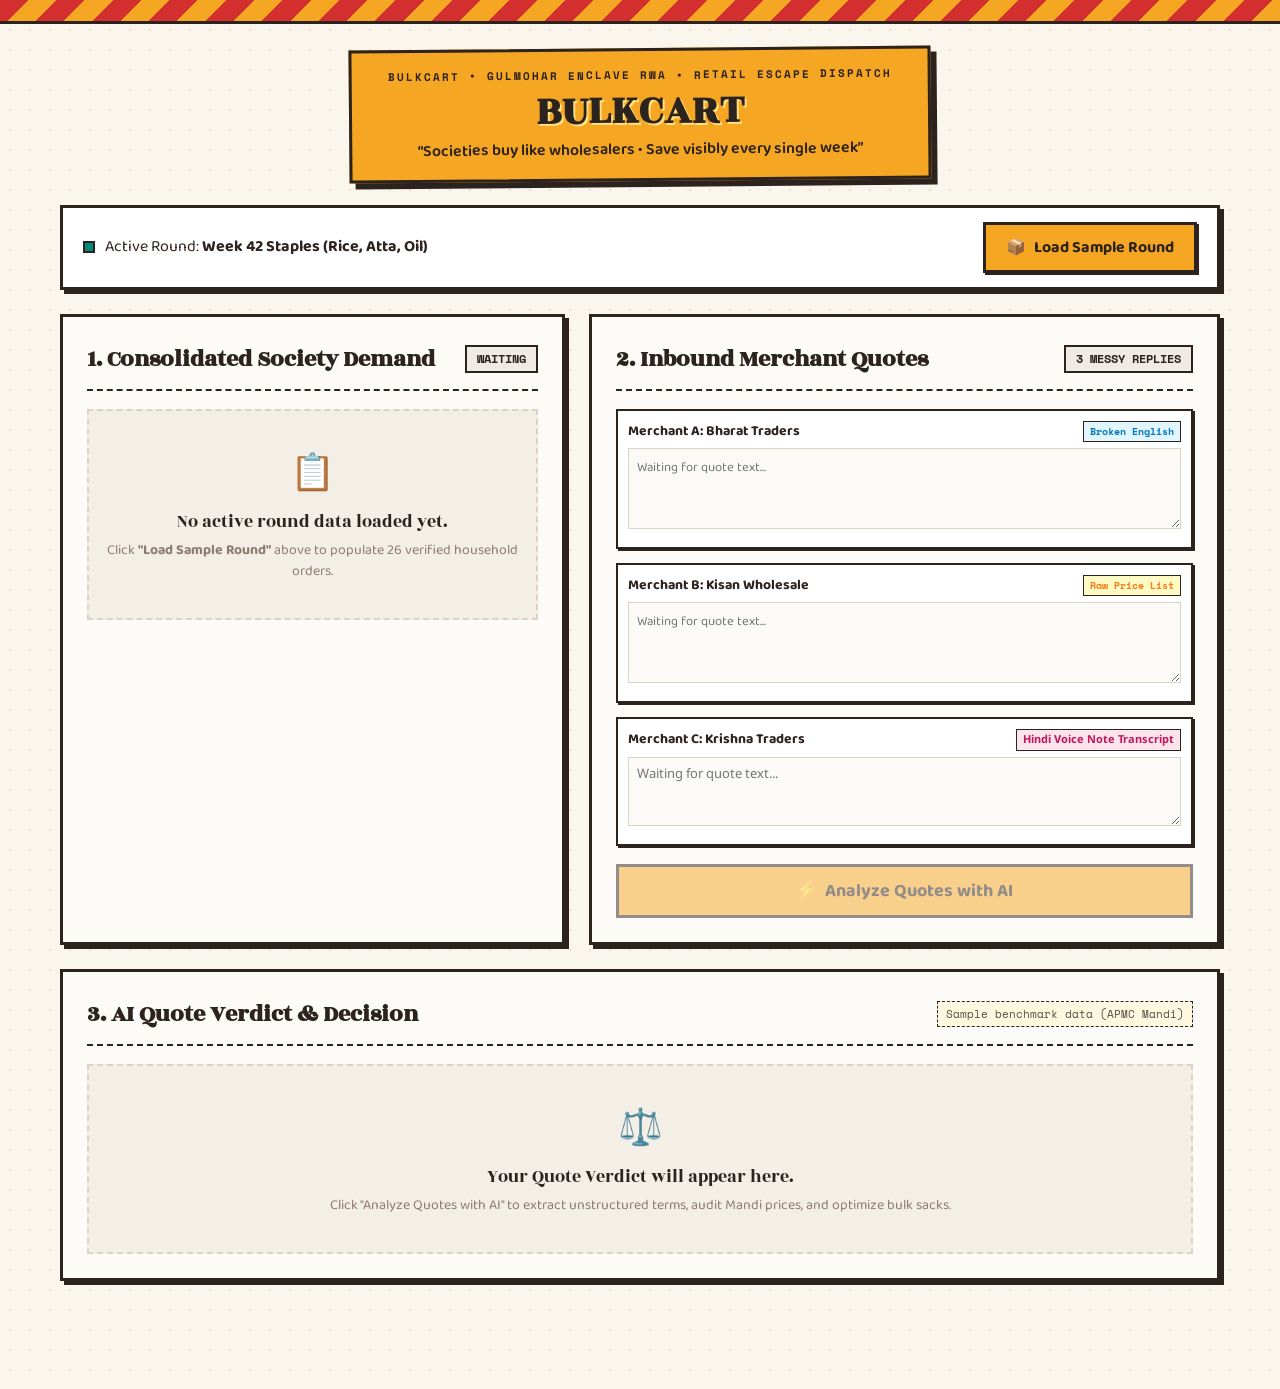
<file: static/index.html>
<!DOCTYPE html>
<html lang="en">
<head>
  <meta charset="UTF-8">
  <meta name="viewport" content="width=device-width, initial-scale=1.0">
  <title>Bulkcart — AI Neighborhood Buying Agent</title>
  
  <!-- Google Fonts for Retro Kirana Aesthetic -->
  <link rel="preconnect" href="https://fonts.googleapis.com">
  <link rel="preconnect" href="https://fonts.gstatic.com" crossorigin>
  <link href="https://fonts.googleapis.com/css2?family=Baloo+2:wght@400;600;700;800&family=Noto+Sans+Devanagari:wght@400;600;700&family=Rozha+One&family=Space+Mono:ital,wght@0,400;0,700;1,400&display=swap" rel="stylesheet">
  
  <link rel="stylesheet" href="/static/style.css">
</head>
<body>
  <!-- Retro Awning Border -->
  <div class="zigzag-awning"></div>

  <div class="kirana-app-container">
    
    <!-- Header / Shop Signboard -->
    <header class="kirana-header">
      <div class="signboard-plate">
        <span class="est-tag">BULKCART • GULMOHAR ENCLAVE RWA • RETAIL ESCAPE DISPATCH</span>
        <h1 class="signboard-title">BULKCART</h1>
        <p class="signboard-tagline">“Societies buy like wholesalers • Save visibly every single week”</p>
      </div>
    </header>

    <!-- Top Action / Control Banner -->
    <section class="round-control-banner">
      <div class="banner-content">
        <div class="banner-text">
          <span class="badge-status-dot active"></span>
          <span class="banner-label">Active Round: <strong>Week 42 Staples (Rice, Atta, Oil)</strong></span>
        </div>
        <div class="banner-actions">
          <button id="load-sample-btn" class="kirana-btn btn-primary">
            <span class="btn-icon">📦</span> Load Sample Round
          </button>
        </div>
      </div>
    </section>

    <!-- Main Workspace Grid: Demand on Left, Quotes on Right -->
    <main class="workspace-grid">
      
      <!-- Panel 1: Demand Summary -->
      <section class="kirana-card demand-card" id="demand-card">
        <div class="card-header">
          <h2 class="card-title">1. Consolidated Society Demand</h2>
          <span id="demand-badge" class="pill-badge pill-neutral">Waiting</span>
        </div>
        
        <div id="demand-empty-state" class="empty-state-placeholder">
          <p class="placeholder-icon">📋</p>
          <p class="placeholder-text">No active round data loaded yet.</p>
          <p class="placeholder-sub">Click <strong>"Load Sample Round"</strong> above to populate 26 verified household orders.</p>
        </div>

        <div id="demand-loaded-content" class="demand-content hidden">
          <div class="society-meta-strip">
            <span id="society-name-display">Gulmohar Enclave RWA</span>
            <span class="meta-separator">•</span>
            <span id="household-count-display">26 Participating Homes</span>
          </div>

          <div class="demand-pills-row">
            <div class="demand-stat-pill">
              <span class="stat-name">Sona Masoori Rice</span>
              <span class="stat-num" id="demand-rice-qty">710 <small>kg</small></span>
              <span class="stat-retail-ref">Retail: ₹62/kg</span>
            </div>
            <div class="demand-stat-pill">
              <span class="stat-name">Sharbati Atta</span>
              <span class="stat-num" id="demand-atta-qty">425 <small>kg</small></span>
              <span class="stat-retail-ref">Retail: ₹44/kg</span>
            </div>
            <div class="demand-stat-pill">
              <span class="stat-name">Sunflower Oil</span>
              <span class="stat-num" id="demand-oil-qty">150 <small>L</small></span>
              <span class="stat-retail-ref">Retail: ₹162/L</span>
            </div>
          </div>

          <details class="household-list-accordion">
            <summary class="accordion-toggle">View 26 Individual Household Orders (Audit Trail)</summary>
            <div id="households-table-container" class="accordion-body">
              <table class="household-mini-table">
                <thead>
                  <tr>
                    <th>Flat</th>
                    <th>Resident</th>
                    <th>Rice</th>
                    <th>Atta</th>
                    <th>Oil</th>
                  </tr>
                </thead>
                <tbody id="household-table-body">
                  <!-- Populated by JS -->
                </tbody>
              </table>
            </div>
          </details>
        </div>
      </section>

      <!-- Panel 2: Raw Merchant Quote Inputs -->
      <section class="kirana-card quotes-card" id="quotes-card">
        <div class="card-header">
          <h2 class="card-title">2. Inbound Merchant Quotes</h2>
          <span id="quotes-badge" class="pill-badge pill-neutral">3 Messy Replies</span>
        </div>

        <div id="inputs-changed-banner" class="alert-notice alert-warning hidden">
          ⚠️ <strong>Quotes modified:</strong> You edited merchant text. Click "Analyze Quotes" to re-run reasoning.
        </div>

        <div class="quotes-input-container">
          <!-- Merchant A -->
          <div class="merchant-input-box">
            <div class="input-box-label">
              <span class="label-merchant">Merchant A: Bharat Traders</span>
              <span class="label-format tag-en">Broken English</span>
            </div>
            <textarea id="merchant-a-text" rows="3" placeholder="Waiting for quote text..."></textarea>
          </div>

          <!-- Merchant B -->
          <div class="merchant-input-box">
            <div class="input-box-label">
              <span class="label-merchant">Merchant B: Kisan Wholesale</span>
              <span class="label-format tag-list">Raw Price List</span>
            </div>
            <textarea id="merchant-b-text" rows="3" placeholder="Waiting for quote text..."></textarea>
          </div>

          <!-- Merchant C -->
          <div class="merchant-input-box">
            <div class="input-box-label">
              <span class="label-merchant">Merchant C: Krishna Traders</span>
              <span class="label-format tag-hi">Hindi Voice Note Transcript</span>
            </div>
            <textarea id="merchant-c-text" rows="3" class="hindi-text" placeholder="Waiting for quote text..."></textarea>
          </div>
        </div>

        <div class="action-trigger-bar">
          <button id="analyze-btn" class="kirana-btn btn-action" disabled>
            <span class="btn-icon">⚡</span> Analyze Quotes with AI
          </button>
        </div>
      </section>
    </main>

    <!-- Panel 3: Quote Verdict & Decision Engine -->
    <section class="kirana-card verdict-card" id="verdict-card">
      <div class="card-header">
        <h2 class="card-title">3. AI Quote Verdict & Decision</h2>
        <span class="benchmark-data-tag">Sample benchmark data (APMC Mandi)</span>
      </div>

      <!-- State: Empty Verdict -->
      <div id="verdict-empty-state" class="empty-state-placeholder">
        <p class="placeholder-icon">⚖️</p>
        <p class="placeholder-text">Your Quote Verdict will appear here.</p>
        <p class="placeholder-sub">Click "Analyze Quotes with AI" to extract unstructured terms, audit Mandi prices, and optimize bulk sacks.</p>
      </div>

      <!-- State: Staged 4-Step Progress Checklist -->
      <div id="verdict-loading-state" class="staged-checklist-container hidden">
        <h3 class="checklist-title">Reasoning Pipeline in Progress...</h3>
        <ul class="progress-checklist">
          <li id="step-1" class="checklist-item pending">
            <span class="step-indicator"></span>
            <span class="step-label">Reading and parsing merchant replies (Broken English, Hindi, Price lists)</span>
          </li>
          <li id="step-2" class="checklist-item pending">
            <span class="step-indicator"></span>
            <span class="step-label">Checking unit prices against APMC Mandi wholesale benchmarks</span>
          </li>
          <li id="step-3" class="checklist-item pending">
            <span class="step-indicator"></span>
            <span class="step-label">Solving zero-waste pack combinations for 710 kg, 425 kg, 150 L</span>
          </li>
          <li id="step-4" class="checklist-item pending">
            <span class="step-indicator"></span>
            <span class="step-label">Drafting volume-leveraged counter-offer to best merchant</span>
          </li>
        </ul>
      </div>

      <!-- State: Verdict Results Display -->
      <div id="verdict-results" class="verdict-results-container hidden">
        
        <!-- Offline / Fallback Warning -->
        <div id="fallback-disclaimer" class="alert-notice alert-info hidden">
          ℹ️ <strong>Offline Demo:</strong> Using verified fallback result (<span id="fallback-reason-text">API unavailable</span>).
        </div>

        <!-- Headline Strip -->
        <div class="headline-verdict-strip">
          <div class="headline-main">
            <span class="headline-kicker">BEST VERDICT PICK</span>
            <h3 class="headline-merchant" id="verdict-best-merchant-name">Krishna Traders (Merchant C)</h3>
          </div>
          <div class="headline-savings-badge">
            <span class="savings-kicker">ESTIMATED SOCIETY SAVINGS</span>
            <div class="savings-amount">
              <span class="curr-sign">₹</span><span id="verdict-total-saving">16,245</span>
              <span class="savings-pct" id="verdict-saving-pct">(18.7% cut)</span>
            </div>
            <span class="household-avg" id="verdict-per-home-saving">Avg ₹625 saved per home across 26 flats</span>
          </div>
        </div>

        <!-- Comparison Table -->
        <div class="table-responsive-wrapper">
          <table class="verdict-comparison-table" id="comparison-table">
            <thead>
              <tr>
                <th class="col-metric">Item / Parameter</th>
                <th class="col-merchant" id="col-head-a">Merchant A<br><small>Bharat Traders</small></th>
                <th class="col-merchant" id="col-head-b">Merchant B<br><small>Kisan Wholesale</small></th>
                <th class="col-merchant best-pick-col" id="col-head-c">
                  <div class="crown-tag">RECOMMENDED PICK</div>
                  Merchant C<br><small>Krishna Traders</small>
                </th>
              </tr>
            </thead>
            <tbody>
              <!-- Stamp Row -->
              <tr class="row-stamp">
                <td class="cell-label">Audit Verdict</td>
                <td id="stamp-merchant-a"><div class="rubber-stamp stamp-expensive">MEHENGA (+12%)</div></td>
                <td id="stamp-merchant-b"><div class="rubber-stamp stamp-expensive">MEHENGA (+7%)</div></td>
                <td id="stamp-merchant-c" class="best-pick-col"><div class="rubber-stamp stamp-fair">SAHI BHAV</div></td>
              </tr>
              <!-- Rice Price -->
              <tr>
                <td class="cell-label">Rice (710 kg)</td>
                <td id="price-rice-a">₹56/kg <small>(25kg bags)</small></td>
                <td id="price-rice-b">₹52/kg <small>(25k/10k bags)</small></td>
                <td id="price-rice-c" class="best-pick-col"><strong>₹50/kg</strong> <small>(25k/10k bags)</small></td>
              </tr>
              <!-- Atta Price -->
              <tr>
                <td class="cell-label">Atta (425 kg)</td>
                <td id="price-atta-a">₹38/kg <small>(25kg bags)</small></td>
                <td id="price-atta-b">₹36/kg <small>(25k/10k bags)</small></td>
                <td id="price-atta-c" class="best-pick-col"><strong>₹35/kg</strong> <small>(25kg bags)</small></td>
              </tr>
              <!-- Oil Price -->
              <tr>
                <td class="cell-label">Oil (150 L)</td>
                <td id="price-oil-a">₹142/L <small>(15L tin)</small></td>
                <td id="price-oil-b">₹140/L <small>(15L tin)</small></td>
                <td id="price-oil-c" class="best-pick-col"><strong>₹136/L</strong> <small>(15L tin)</small></td>
              </tr>
              <!-- Delivery Schedule -->
              <tr>
                <td class="cell-label">Delivery Schedule</td>
                <td id="delivery-a">Thursday afternoon</td>
                <td id="delivery-b">Saturday morning to gate</td>
                <td id="delivery-c" class="best-pick-col">Saturday free gate delivery</td>
              </tr>
              <!-- Payment Terms -->
              <tr>
                <td class="cell-label">Payment Terms</td>
                <td id="terms-a">50% advance, rest on del.</td>
                <td id="terms-b">100% on delivery cash/UPI</td>
                <td id="terms-c" class="best-pick-col">UPI after delivery check</td>
              </tr>
              <!-- Conditions / Notes -->
              <tr>
                <td class="cell-label">Conditions / MOQ</td>
                <td id="cond-a">MOQ: 500kg total</td>
                <td id="cond-b">Min 20 bags</td>
                <td id="cond-c" class="best-pick-col">Fresh crop guaranteed</td>
              </tr>
              <!-- Total Cost Row -->
              <tr class="row-total-cost">
                <td class="cell-label">Round Total Cost</td>
                <td id="total-cost-a">₹77,210</td>
                <td id="total-cost-b">₹73,220</td>
                <td id="total-cost-c" class="best-pick-col highlighted-total">₹70,775</td>
              </tr>
            </tbody>
          </table>
        </div>

        <!-- Two Column Details: Pack Optimizer & Counter-Offer -->
        <div class="verdict-sub-grid">
          
          <!-- Zero Waste Pack Plan -->
          <div class="kirana-sub-card pack-card">
            <h4 class="sub-card-title">📦 Zero-Waste Pack Optimizer</h4>
            <p class="sub-card-desc">Cheapest sack combination to fulfill exact society demand without extra waste:</p>
            <div id="pack-plans-list" class="pack-plans-container">
              <!-- Rendered by JS -->
            </div>
          </div>

          <!-- Counter-Offer Box -->
          <div class="kirana-sub-card counter-card">
            <div class="counter-header">
              <h4 class="sub-card-title">🤝 AI Volume Counter-Offer Draft</h4>
              <span class="editable-hint">Editable before approving</span>
            </div>
            <textarea id="counter-offer-textarea" class="counter-textarea" rows="6"></textarea>
          </div>
        </div>

        <!-- Resolution Action Bar -->
        <div class="resolution-bar">
          <button id="approve-send-btn" class="kirana-btn btn-success btn-large">
            <span class="btn-icon">✅</span> Approve & Generate Pakka Bill
          </button>
        </div>

      </div>

      <!-- State: Pakka Bill Receipt Resolution -->
      <div id="pakka-bill-container" class="pakka-bill-wrapper hidden">
        <div class="pakka-bill-slip">
          <!-- Perforated Top Edge -->
          <div class="perforated-edge"></div>

          <div class="bill-inner-content">
            <div class="bill-shop-header">
              <span class="bill-rwa-badge">OFFICIAL RESIDENTIAL BILL-BOOK</span>
              <h2 class="bill-title">PAKKA BILL & VENDOR DISPATCH</h2>
              <p class="bill-meta" id="bill-date-society">Gulmohar Enclave RWA • Round: October 2026</p>
            </div>

            <!-- Red Simulated Stamp -->
            <div class="rubber-stamp stamp-sent-red">SENT TO MERCHANT C (Simulated)</div>

            <div class="bill-divider-dash"></div>

            <table class="bill-items-table">
              <thead>
                <tr>
                  <th>Item Particulars</th>
                  <th>Quantity & Bulk Sacks</th>
                  <th>Rate</th>
                  <th class="text-right">Amount</th>
                </tr>
              </thead>
              <tbody id="bill-items-body">
                <!-- Rendered by JS -->
              </tbody>
            </table>

            <div class="bill-divider-dash"></div>

            <div class="bill-totals-area">
              <div class="bill-retail-compare">
                <span>Neighborhood Supermarket Retail Baseline:</span>
                <span class="strike-through" id="bill-retail-total">₹87,020</span>
              </div>
              <div class="bill-final-row">
                <span class="bill-final-label">Wholesale Negotiated Net Amount:</span>
                <span class="bill-final-num" id="bill-wholesale-total">₹70,775</span>
              </div>
              <div class="bill-savings-banner">
                <span class="savings-callout">TOTAL SOCIETY SAVINGS:</span>
                <span class="savings-huge-text" id="bill-savings-text">YOU SAVED ₹16,245 (18.7%)</span>
                <span class="savings-subtext" id="bill-avg-home-text">Average ₹625 saved per household across 26 flats</span>
              </div>
            </div>

            <div class="bill-footer">
              <p class="thank-you">Dhanyavaad! • Neighborhood Solidarity in Action</p>
              <p class="bill-note">Note: Delivery scheduled for Saturday morning at Society Gate. Payment via UPI after batch inspection.</p>
            </div>
          </div>

          <!-- Perforated Bottom Edge -->
          <div class="perforated-edge bottom"></div>
        </div>

        <div class="bill-actions-row">
          <button id="copy-offer-btn" class="kirana-btn btn-secondary">
            📋 Copy Counter-Offer Text
          </button>
          <button id="view-verdict-toggle-btn" class="kirana-btn btn-outline">
            🔍 View Full Audit Verdict
          </button>
          <button id="reset-round-btn" class="kirana-btn btn-primary">
            🔄 Start a New Round
          </button>
        </div>
      </div>

    </section>

  </div>

  <script src="/static/app.js"></script>
</body>
</html>
</file>
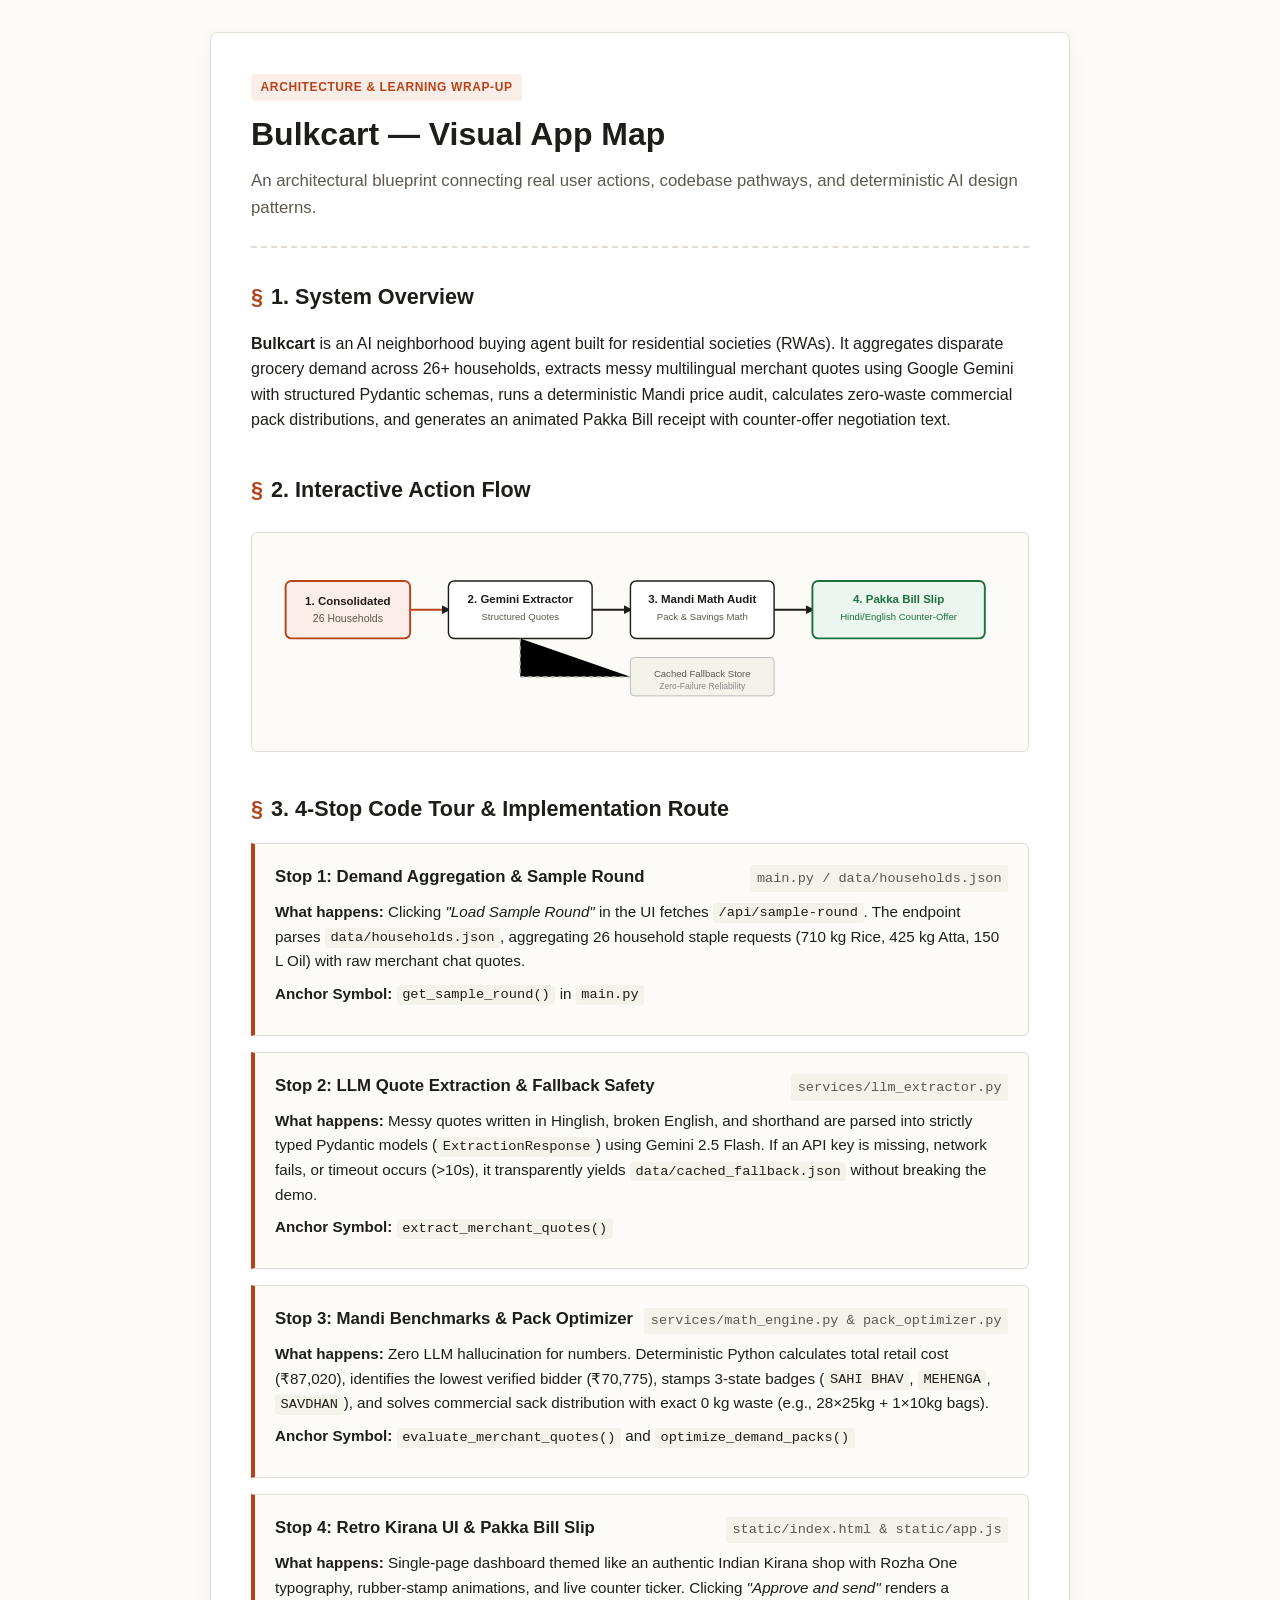
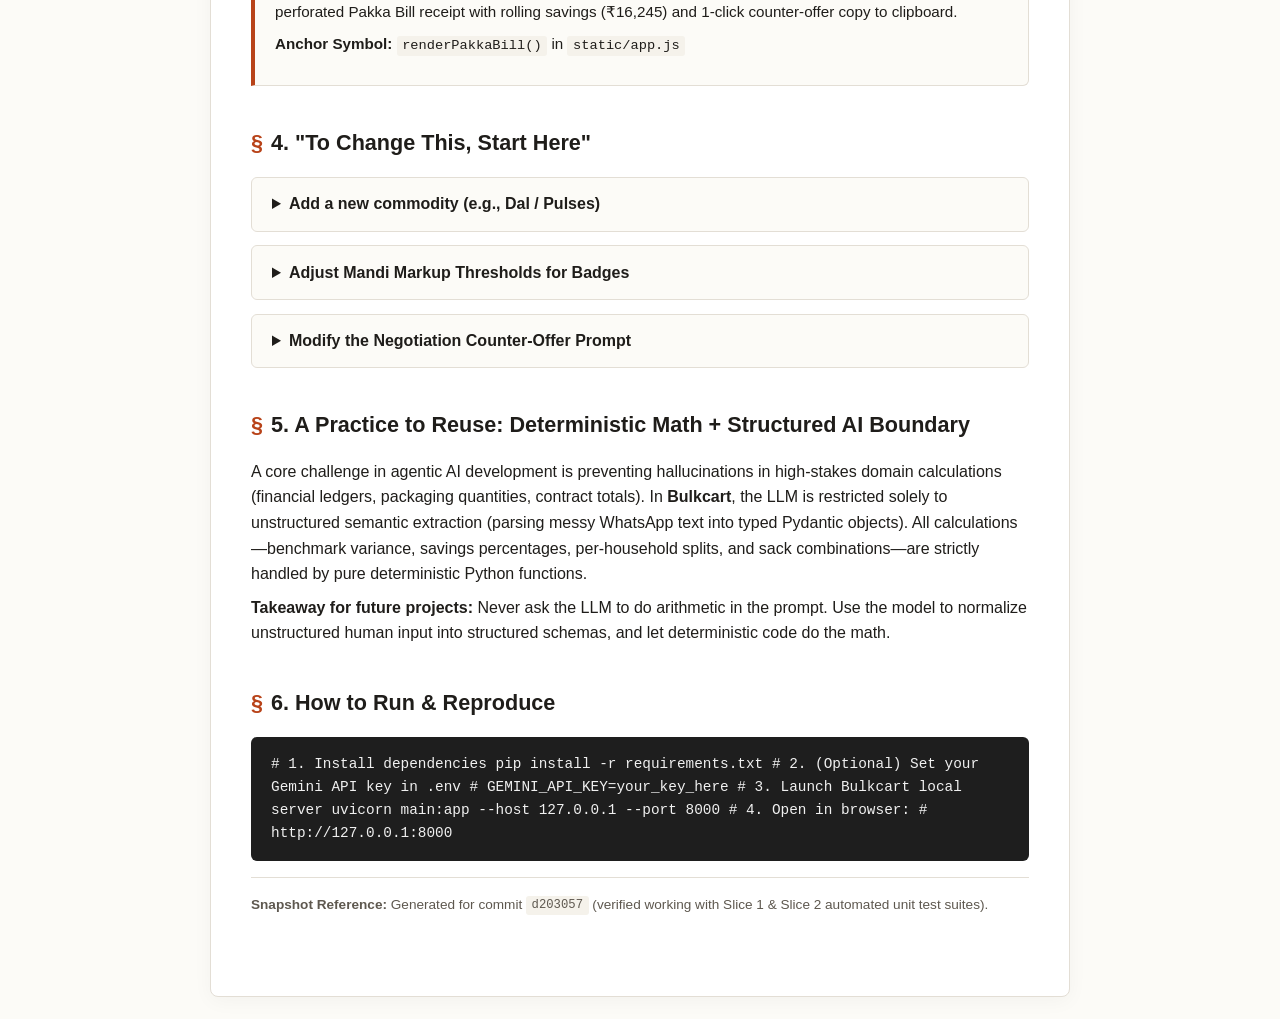
<file: devpost/app-map.html>
<!DOCTYPE html>
<html lang="en">
<head>
  <meta charset="UTF-8">
  <meta name="viewport" content="width=device-width, initial-scale=1.0">
  <title>Bulkcart — Code Tour & Interactive App Map</title>
  <style>
    :root {
      --bg: #fcfbf7;
      --card-bg: #ffffff;
      --ink: #1f1d1a;
      --muted: #5e584f;
      --border: #e3ded5;
      --accent: #b84319;
      --accent-light: #fbeee8;
      --badge-sahi: #1e7041;
      --badge-sahi-bg: #eaf6ee;
      --code-bg: #f5f2eb;
      --font-serif: "Rozha One", Georgia, serif;
      --font-sans: -apple-system, BlinkMacSystemFont, "Segoe UI", Roboto, sans-serif;
      --font-mono: "Space Mono", Consolas, Menlo, monospace;
    }

    * { box-sizing: border-box; margin: 0; padding: 0; }
    body {
      font-family: var(--font-sans);
      background: var(--bg);
      color: var(--ink);
      line-height: 1.6;
      padding: 2rem 1rem;
    }
    .container {
      max-width: 860px;
      margin: 0 auto;
      background: var(--card-bg);
      padding: 2.5rem;
      border: 1px solid var(--border);
      border-radius: 8px;
      box-shadow: 0 4px 20px rgba(0,0,0,0.04);
    }
    header {
      border-bottom: 2px dashed var(--border);
      padding-bottom: 1.5rem;
      margin-bottom: 2rem;
    }
    .badge {
      display: inline-block;
      font-size: 0.75rem;
      font-weight: 700;
      text-transform: uppercase;
      letter-spacing: 0.05em;
      padding: 0.25rem 0.6rem;
      border-radius: 4px;
      background: var(--accent-light);
      color: var(--accent);
      margin-bottom: 0.5rem;
    }
    h1 {
      font-size: 2rem;
      color: var(--ink);
      margin-bottom: 0.5rem;
    }
    p.subtitle {
      color: var(--muted);
      font-size: 1.05rem;
    }

    section { margin-bottom: 2.5rem; }
    h2 {
      font-size: 1.35rem;
      color: var(--ink);
      margin-bottom: 1rem;
      display: flex;
      align-items: center;
      gap: 0.5rem;
    }
    h2::before {
      content: "§";
      color: var(--accent);
      font-weight: bold;
    }

    /* Diagram */
    .diagram-wrap {
      background: var(--bg);
      border: 1px solid var(--border);
      border-radius: 6px;
      padding: 1.5rem;
      text-align: center;
      margin: 1.5rem 0;
      overflow-x: auto;
    }
    svg {
      max-width: 100%;
      height: auto;
    }

    /* Route cards */
    .route-card {
      background: var(--bg);
      border: 1px solid var(--border);
      border-left: 4px solid var(--accent);
      padding: 1.25rem;
      border-radius: 0 6px 6px 0;
      margin-bottom: 1rem;
    }
    .route-header {
      display: flex;
      justify-content: space-between;
      align-items: baseline;
      margin-bottom: 0.5rem;
    }
    .route-title {
      font-weight: 700;
      font-size: 1.05rem;
    }
    .route-file {
      font-family: var(--font-mono);
      font-size: 0.85rem;
      color: var(--muted);
      background: var(--code-bg);
      padding: 0.15rem 0.4rem;
      border-radius: 3px;
    }
    .route-desc {
      font-size: 0.95rem;
      color: var(--ink);
      margin-bottom: 0.5rem;
    }
    code {
      font-family: var(--font-mono);
      background: var(--code-bg);
      padding: 0.15rem 0.35rem;
      border-radius: 3px;
      font-size: 0.9em;
    }

    /* Details collapsible */
    details {
      background: var(--bg);
      border: 1px solid var(--border);
      border-radius: 6px;
      padding: 0.85rem 1.25rem;
      margin-bottom: 0.85rem;
    }
    summary {
      font-weight: 600;
      cursor: pointer;
      outline: none;
    }
    details[open] summary {
      margin-bottom: 0.75rem;
      color: var(--accent);
    }

    /* Snapshot & Run Box */
    .run-box {
      background: #1e1e1e;
      color: #f0f0f0;
      padding: 1rem 1.25rem;
      border-radius: 6px;
      font-family: var(--font-mono);
      font-size: 0.9rem;
      overflow-x: auto;
      margin-top: 0.5rem;
    }
    .meta-box {
      font-size: 0.85rem;
      color: var(--muted);
      margin-top: 1rem;
      border-top: 1px solid var(--border);
      padding-top: 1rem;
    }
  </style>
</head>
<body>

<div class="container">
  <header>
    <span class="badge">Architecture & Learning Wrap-Up</span>
    <h1>Bulkcart — Visual App Map</h1>
    <p class="subtitle">An architectural blueprint connecting real user actions, codebase pathways, and deterministic AI design patterns.</p>
  </header>

  <!-- 1. System Overview -->
  <section>
    <h2>1. System Overview</h2>
    <p><strong>Bulkcart</strong> is an AI neighborhood buying agent built for residential societies (RWAs). It aggregates disparate grocery demand across 26+ households, extracts messy multilingual merchant quotes using Google Gemini with structured Pydantic schemas, runs a deterministic Mandi price audit, calculates zero-waste commercial pack distributions, and generates an animated Pakka Bill receipt with counter-offer negotiation text.</p>
  </section>

  <!-- 2. End-to-End Visual Action Route -->
  <section>
    <h2>2. Interactive Action Flow</h2>
    <div class="diagram-wrap">
      <svg viewBox="0 0 760 170" xmlns="http://www.w3.org/2000/svg">
        <!-- Node 1: Household Input -->
        <rect x="10" y="25" width="130" height="60" rx="6" fill="#fbeee8" stroke="#b84319" stroke-width="2"/>
        <text x="75" y="50" text-anchor="middle" font-weight="bold" font-size="12" fill="#1f1d1a">1. Consolidated</text>
        <text x="75" y="68" text-anchor="middle" font-size="11" fill="#5e584f">26 Households</text>

        <!-- Arrow 1 -> 2 -->
        <path d="M 140 55 L 180 55" stroke="#b84319" stroke-width="2" marker-end="url(#arrow)"/>

        <!-- Node 2: Gemini LLM Extractor -->
        <rect x="180" y="25" width="150" height="60" rx="6" fill="#ffffff" stroke="#1f1d1a" stroke-width="1.5"/>
        <text x="255" y="48" text-anchor="middle" font-weight="bold" font-size="12" fill="#1f1d1a">2. Gemini Extractor</text>
        <text x="255" y="66" text-anchor="middle" font-size="10" fill="#5e584f">Structured Quotes</text>

        <!-- Arrow 2 -> 3 -->
        <path d="M 330 55 L 370 55" stroke="#1f1d1a" stroke-width="2" marker-end="url(#arrow)"/>

        <!-- Node 3: Deterministic Math Engine -->
        <rect x="370" y="25" width="150" height="60" rx="6" fill="#ffffff" stroke="#1f1d1a" stroke-width="1.5"/>
        <text x="445" y="48" text-anchor="middle" font-weight="bold" font-size="12" fill="#1f1d1a">3. Mandi Math Audit</text>
        <text x="445" y="66" text-anchor="middle" font-size="10" fill="#5e584f">Pack & Savings Math</text>

        <!-- Arrow 3 -> 4 -->
        <path d="M 520 55 L 560 55" stroke="#1f1d1a" stroke-width="2" marker-end="url(#arrow)"/>

        <!-- Node 4: Pakka Bill & Counter Offer -->
        <rect x="560" y="25" width="180" height="60" rx="6" fill="#eaf6ee" stroke="#1e7041" stroke-width="2"/>
        <text x="650" y="48" text-anchor="middle" font-weight="bold" font-size="12" fill="#1e7041">4. Pakka Bill Slip</text>
        <text x="650" y="66" text-anchor="middle" font-size="10" fill="#1e7041">Hindi/English Counter-Offer</text>

        <!-- Legend / Fallback Branch below -->
        <path d="M 255 85 L 255 125 L 370 125" stroke="#999" stroke-width="1.5" stroke-dasharray="4"/>
        <rect x="370" y="105" width="150" height="40" rx="4" fill="#f5f2eb" stroke="#bbb" stroke-width="1"/>
        <text x="445" y="125" text-anchor="middle" font-size="10" fill="#5e584f">Cached Fallback Store</text>
        <text x="445" y="138" text-anchor="middle" font-size="9" fill="#888">Zero-Failure Reliability</text>

        <defs>
          <marker id="arrow" viewBox="0 0 10 10" refX="6" refY="5" markerWidth="6" markerHeight="6" orient="auto-start-reverse">
            <path d="M 0 1 L 8 5 L 0 9 z" fill="#1f1d1a"/>
          </marker>
        </defs>
      </svg>
    </div>
  </section>

  <!-- 3. Guided Route: 4 Stops Through the Code -->
  <section>
    <h2>3. 4-Stop Code Tour & Implementation Route</h2>

    <div class="route-card">
      <div class="route-header">
        <span class="route-title">Stop 1: Demand Aggregation & Sample Round</span>
        <span class="route-file">main.py / data/households.json</span>
      </div>
      <p class="route-desc"><strong>What happens:</strong> Clicking <em>"Load Sample Round"</em> in the UI fetches <code>/api/sample-round</code>. The endpoint parses <code>data/households.json</code>, aggregating 26 household staple requests (710 kg Rice, 425 kg Atta, 150 L Oil) with raw merchant chat quotes.</p>
      <p class="route-desc"><strong>Anchor Symbol:</strong> <code>get_sample_round()</code> in <code>main.py</code></p>
    </div>

    <div class="route-card">
      <div class="route-header">
        <span class="route-title">Stop 2: LLM Quote Extraction & Fallback Safety</span>
        <span class="route-file">services/llm_extractor.py</span>
      </div>
      <p class="route-desc"><strong>What happens:</strong> Messy quotes written in Hinglish, broken English, and shorthand are parsed into strictly typed Pydantic models (<code>ExtractionResponse</code>) using Gemini 2.5 Flash. If an API key is missing, network fails, or timeout occurs (&gt;10s), it transparently yields <code>data/cached_fallback.json</code> without breaking the demo.</p>
      <p class="route-desc"><strong>Anchor Symbol:</strong> <code>extract_merchant_quotes()</code></p>
    </div>

    <div class="route-card">
      <div class="route-header">
        <span class="route-title">Stop 3: Mandi Benchmarks & Pack Optimizer</span>
        <span class="route-file">services/math_engine.py &amp; pack_optimizer.py</span>
      </div>
      <p class="route-desc"><strong>What happens:</strong> Zero LLM hallucination for numbers. Deterministic Python calculates total retail cost (₹87,020), identifies the lowest verified bidder (₹70,775), stamps 3-state badges (<code>SAHI BHAV</code>, <code>MEHENGA</code>, <code>SAVDHAN</code>), and solves commercial sack distribution with exact 0 kg waste (e.g., 28×25kg + 1×10kg bags).</p>
      <p class="route-desc"><strong>Anchor Symbol:</strong> <code>evaluate_merchant_quotes()</code> and <code>optimize_demand_packs()</code></p>
    </div>

    <div class="route-card">
      <div class="route-header">
        <span class="route-title">Stop 4: Retro Kirana UI &amp; Pakka Bill Slip</span>
        <span class="route-file">static/index.html &amp; static/app.js</span>
      </div>
      <p class="route-desc"><strong>What happens:</strong> Single-page dashboard themed like an authentic Indian Kirana shop with Rozha One typography, rubber-stamp animations, and live counter ticker. Clicking <em>"Approve and send"</em> renders a perforated Pakka Bill receipt with rolling savings (₹16,245) and 1-click counter-offer copy to clipboard.</p>
      <p class="route-desc"><strong>Anchor Symbol:</strong> <code>renderPakkaBill()</code> in <code>static/app.js</code></p>
    </div>
  </section>

  <!-- 4. Quick Customization Anchors -->
  <section>
    <h2>4. "To Change This, Start Here"</h2>
    <details>
      <summary>Add a new commodity (e.g., Dal / Pulses)</summary>
      <p style="margin-top: 0.5rem;">Update <code>data/mandi_benchmark.json</code> and <code>data/retail_baseline.json</code> with wholesale/retail rates. In <code>models.py</code>, extend <code>QuoteItem</code> or <code>DemandItem</code>, then add sample demand in <code>data/households.json</code>.</p>
    </details>

    <details>
      <summary>Adjust Mandi Markup Thresholds for Badges</summary>
      <p style="margin-top: 0.5rem;">Edit <code>services/math_engine.py</code> lines 45–60: adjust tolerance percentage above Mandi rate for <code>SAHI BHAV</code> (&lt;=15%), <code>MEHENGA</code> (15–30%), or <code>SAVDHAN</code> (&gt;30%).</p>
    </details>

    <details>
      <summary>Modify the Negotiation Counter-Offer Prompt</summary>
      <p style="margin-top: 0.5rem;">Inspect <code>EXTRACTION_PROMPT</code> in <code>services/llm_extractor.py</code>. Adjust tone, language preferences (Hindi, Hinglish, English), or payment term requests.</p>
    </details>
  </section>

  <!-- 5. Reusable Practice -->
  <section>
    <h2>5. A Practice to Reuse: Deterministic Math + Structured AI Boundary</h2>
    <p>A core challenge in agentic AI development is preventing hallucinations in high-stakes domain calculations (financial ledgers, packaging quantities, contract totals). In <strong>Bulkcart</strong>, the LLM is restricted solely to unstructured semantic extraction (parsing messy WhatsApp text into typed Pydantic objects). All calculations—benchmark variance, savings percentages, per-household splits, and sack combinations—are strictly handled by pure deterministic Python functions.</p>
    <p style="margin-top: 0.5rem;"><strong>Takeaway for future projects:</strong> Never ask the LLM to do arithmetic in the prompt. Use the model to normalize unstructured human input into structured schemas, and let deterministic code do the math.</p>
  </section>

  <!-- 6. How to Run & Snapshot Reference -->
  <section>
    <h2>6. How to Run &amp; Reproduce</h2>
    <div class="run-box">
# 1. Install dependencies
pip install -r requirements.txt

# 2. (Optional) Set your Gemini API key in .env
# GEMINI_API_KEY=your_key_here

# 3. Launch Bulkcart local server
uvicorn main:app --host 127.0.0.1 --port 8000

# 4. Open in browser:
# http://127.0.0.1:8000
    </div>

    <div class="meta-box">
      <strong>Snapshot Reference:</strong> Generated for commit <code>d203057</code> (verified working with Slice 1 &amp; Slice 2 automated unit test suites).
    </div>
  </section>
</div>

</body>
</html>
</file>
<file: static/style.css>
/* ==========================================================================
   RETRO KIRANA DESIGN SYSTEM
   Indian neighborhood grocery bill-book & signboard aesthetic
   ========================================================================== */

:root {
  --bg-cream: #FAF6EE;
  --bg-card: #FFFFFF;
  --bg-paper: #FDFBF7;
  
  --primary-marigold: #F5A623;
  --primary-marigold-hover: #E09618;
  
  --ink-brown: #2C221E;
  --ink-light: #5A4A42;
  --ink-muted: #8D7B72;
  
  --stamp-red: #D32F2F;
  --stamp-red-bg: #FFEBEE;
  
  --stamp-teal: #00897B;
  --stamp-teal-bg: #E0F2F1;
  
  --stamp-amber: #F57C00;
  --stamp-amber-bg: #FFF3E0;
  
  --border-dark: #2C221E;
  --border-light: #DDD3C4;
  
  --font-heading: 'Rozha One', serif;
  --font-body: 'Baloo 2', sans-serif;
  --font-hindi: 'Noto Sans Devanagari', sans-serif;
  --font-mono: 'Space Mono', monospace;
  
  --shadow-retro: 4px 4px 0px var(--border-dark);
  --shadow-retro-sm: 2px 2px 0px var(--border-dark);
  --shadow-retro-lg: 6px 6px 0px var(--border-dark);
}

/* Base Styles */
* {
  box-sizing: border-box;
  margin: 0;
  padding: 0;
}

body {
  background-color: var(--bg-cream);
  color: var(--ink-brown);
  font-family: var(--font-body);
  font-size: 16px;
  line-height: 1.5;
  background-image: radial-gradient(#E8DFC9 1px, transparent 1px);
  background-size: 20px 20px;
  min-height: 100vh;
  padding-bottom: 60px;
}

/* Zigzag Awning Top Border */
.zigzag-awning {
  height: 24px;
  width: 100%;
  background: repeating-linear-gradient(
    -45deg,
    var(--primary-marigold),
    var(--primary-marigold) 20px,
    var(--stamp-red) 20px,
    var(--stamp-red) 40px
  );
  border-bottom: 3px solid var(--border-dark);
}

.kirana-app-container {
  max-width: 1200px;
  margin: 0 auto;
  padding: 24px 20px;
}

/* Header & Signboard */
.kirana-header {
  text-align: center;
  margin-bottom: 24px;
}

.signboard-plate {
  display: inline-block;
  background: var(--primary-marigold);
  border: 3px solid var(--border-dark);
  padding: 16px 36px;
  box-shadow: var(--shadow-retro-lg);
  transform: rotate(-0.5deg);
}

.est-tag {
  display: block;
  font-family: var(--font-mono);
  font-size: 11px;
  letter-spacing: 2px;
  font-weight: 700;
  color: var(--ink-brown);
  margin-bottom: 4px;
}

.signboard-title {
  font-family: var(--font-heading);
  font-size: 42px;
  line-height: 1.1;
  color: var(--ink-brown);
  text-shadow: 2px 2px 0px #FFE082;
  letter-spacing: 1px;
}

.signboard-tagline {
  font-family: var(--font-body);
  font-size: 16px;
  font-weight: 600;
  color: var(--ink-brown);
  margin-top: 4px;
}

/* Top Banner */
.round-control-banner {
  background: var(--bg-card);
  border: 3px solid var(--border-dark);
  padding: 14px 20px;
  margin-bottom: 24px;
  box-shadow: var(--shadow-retro);
}

.banner-content {
  display: flex;
  justify-content: space-between;
  align-items: center;
  flex-wrap: wrap;
  gap: 12px;
}

.banner-text {
  display: flex;
  align-items: center;
  gap: 10px;
  font-size: 16px;
}

.badge-status-dot {
  width: 12px;
  height: 12px;
  background: var(--stamp-teal);
  border: 2px solid var(--border-dark);
  display: inline-block;
}

/* Card Foundations (Zero Border Radius, Hard Outline) */
.kirana-card {
  background: var(--bg-paper);
  border: 3px solid var(--border-dark);
  padding: 24px;
  margin-bottom: 24px;
  box-shadow: var(--shadow-retro);
}

.card-header {
  display: flex;
  justify-content: space-between;
  align-items: center;
  border-bottom: 2px dashed var(--border-dark);
  padding-bottom: 12px;
  margin-bottom: 18px;
  flex-wrap: wrap;
  gap: 10px;
}

.card-title {
  font-family: var(--font-heading);
  font-size: 24px;
  color: var(--ink-brown);
}

.pill-badge {
  font-family: var(--font-mono);
  font-size: 12px;
  font-weight: 700;
  padding: 3px 10px;
  border: 2px solid var(--border-dark);
  text-transform: uppercase;
}

.pill-neutral { background: #EFEBE4; color: var(--ink-brown); }
.pill-active { background: var(--stamp-teal); color: white; }

.benchmark-data-tag {
  font-family: var(--font-mono);
  font-size: 11px;
  background: #FFF8E1;
  border: 1px dashed var(--border-dark);
  padding: 4px 8px;
  color: var(--ink-light);
}

/* Workspace Grid: Demand & Quotes */
.workspace-grid {
  display: grid;
  grid-template-columns: 1fr 1.25fr;
  gap: 24px;
}

@media (max-width: 900px) {
  .workspace-grid {
    grid-template-columns: 1fr;
  }
}

/* Empty States */
.empty-state-placeholder {
  text-align: center;
  padding: 36px 16px;
  background: #F4EFE6;
  border: 2px dashed var(--border-light);
}

.placeholder-icon {
  font-size: 36px;
  margin-bottom: 8px;
}

.placeholder-text {
  font-family: var(--font-heading);
  font-size: 18px;
  color: var(--ink-brown);
}

.placeholder-sub {
  font-size: 14px;
  color: var(--ink-muted);
  margin-top: 4px;
}

/* Demand Summary Styling */
.society-meta-strip {
  font-family: var(--font-mono);
  font-size: 13px;
  font-weight: 700;
  color: var(--ink-light);
  margin-bottom: 14px;
  padding-bottom: 8px;
  border-bottom: 1px solid var(--border-light);
}

.meta-separator { margin: 0 8px; color: var(--primary-marigold); }

.demand-pills-row {
  display: flex;
  flex-direction: column;
  gap: 10px;
  margin-bottom: 18px;
}

.demand-stat-pill {
  display: flex;
  justify-content: space-between;
  align-items: center;
  background: #FFFFFF;
  border: 2px solid var(--border-dark);
  padding: 10px 14px;
  box-shadow: var(--shadow-retro-sm);
}

.stat-name {
  font-weight: 700;
  font-size: 15px;
}

.stat-num {
  font-family: var(--font-mono);
  font-size: 20px;
  font-weight: 700;
  color: var(--ink-brown);
}

.stat-retail-ref {
  font-family: var(--font-mono);
  font-size: 11px;
  color: var(--ink-muted);
  background: #F0ECE1;
  padding: 2px 6px;
  border: 1px solid #CCC;
}

/* Accordion for individual households */
.household-list-accordion {
  border: 2px solid var(--border-dark);
  background: #FAF7F0;
  margin-top: 10px;
}

.accordion-toggle {
  padding: 10px 14px;
  font-size: 13px;
  font-weight: 700;
  cursor: pointer;
  background: #EDE6D8;
  border-bottom: 1px solid var(--border-dark);
}

.accordion-body {
  max-height: 220px;
  overflow-y: auto;
  padding: 8px;
}

.household-mini-table {
  width: 100%;
  border-collapse: collapse;
  font-family: var(--font-mono);
  font-size: 11px;
}

.household-mini-table th, .household-mini-table td {
  padding: 4px 6px;
  border-bottom: 1px solid #E0D6C3;
  text-align: left;
}

/* Quotes Input Panel */
.quotes-input-container {
  display: flex;
  flex-direction: column;
  gap: 14px;
}

.merchant-input-box {
  background: #FFFFFF;
  border: 2px solid var(--border-dark);
  padding: 10px;
  box-shadow: var(--shadow-retro-sm);
}

.input-box-label {
  display: flex;
  justify-content: space-between;
  align-items: center;
  margin-bottom: 6px;
}

.label-merchant {
  font-weight: 700;
  font-size: 14px;
}

.label-format {
  font-family: var(--font-mono);
  font-size: 10px;
  padding: 2px 6px;
  border: 1px solid var(--border-dark);
  font-weight: 700;
}

.tag-en { background: #E1F5FE; color: #0277BD; }
.tag-list { background: #FFF9C4; color: #F57F17; }
.tag-hi { background: #FCE4EC; color: #C2185B; font-family: var(--font-hindi); font-size: 11px; }

textarea {
  width: 100%;
  border: 1px solid var(--border-light);
  padding: 8px;
  font-family: var(--font-body);
  font-size: 13px;
  color: var(--ink-brown);
  background: #FCFAF6;
  resize: vertical;
}

textarea:focus {
  outline: 2px solid var(--primary-marigold);
  background: #FFFFFF;
}

textarea.hindi-text {
  font-family: var(--font-hindi);
}

.action-trigger-bar {
  margin-top: 18px;
  text-align: right;
}

/* Buttons */
.kirana-btn {
  font-family: var(--font-body);
  font-size: 16px;
  font-weight: 700;
  padding: 10px 20px;
  border: 3px solid var(--border-dark);
  box-shadow: var(--shadow-retro-sm);
  cursor: pointer;
  transition: all 0.1s ease;
  display: inline-flex;
  align-items: center;
  gap: 8px;
}

.kirana-btn:hover:not(:disabled) {
  transform: translate(-2px, -2px);
  box-shadow: var(--shadow-retro);
}

.kirana-btn:active:not(:disabled) {
  transform: translate(2px, 2px);
  box-shadow: 0px 0px 0px;
}

.kirana-btn:disabled {
  opacity: 0.5;
  cursor: not-allowed;
  box-shadow: none;
}

.btn-primary { background: var(--primary-marigold); color: var(--ink-brown); }
.btn-action { background: var(--primary-marigold); color: var(--ink-brown); font-size: 18px; width: 100%; justify-content: center; }
.btn-success { background: var(--stamp-teal); color: #FFFFFF; }
.btn-secondary { background: #EFEBE4; color: var(--ink-brown); }
.btn-outline { background: transparent; color: var(--ink-brown); }
.btn-large { font-size: 20px; padding: 14px 28px; }

/* Staged 4-Step Progress Checklist */
.staged-checklist-container {
  background: #FFFDE7;
  border: 2px solid var(--border-dark);
  padding: 24px;
  box-shadow: var(--shadow-retro-sm);
}

.checklist-title {
  font-family: var(--font-heading);
  font-size: 20px;
  margin-bottom: 16px;
  color: var(--ink-brown);
}

.progress-checklist {
  list-style: none;
  display: flex;
  flex-direction: column;
  gap: 12px;
}

.checklist-item {
  display: flex;
  align-items: center;
  gap: 12px;
  font-size: 15px;
  font-weight: 600;
  color: var(--ink-muted);
}

.step-indicator {
  width: 22px;
  height: 22px;
  border: 2px solid var(--border-dark);
  background: #FFFFFF;
  display: inline-flex;
  align-items: center;
  justify-content: center;
  font-family: var(--font-mono);
  font-size: 12px;
}

.checklist-item.active {
  color: var(--ink-brown);
}

.checklist-item.active .step-indicator {
  background: var(--primary-marigold);
  animation: pulse 1s infinite alternate;
}

.checklist-item.completed {
  color: var(--stamp-teal);
}

.checklist-item.completed .step-indicator {
  background: var(--stamp-teal);
  color: white;
}

.checklist-item.completed .step-indicator::after {
  content: "✓";
}

@keyframes pulse {
  from { opacity: 0.7; }
  to { opacity: 1; transform: scale(1.1); }
}

/* Headline Verdict Strip */
.headline-verdict-strip {
  background: var(--primary-marigold);
  border: 3px solid var(--border-dark);
  padding: 16px 20px;
  display: flex;
  justify-content: space-between;
  align-items: center;
  box-shadow: var(--shadow-retro);
  margin-bottom: 24px;
  flex-wrap: wrap;
  gap: 16px;
}

.headline-kicker {
  display: block;
  font-family: var(--font-mono);
  font-size: 11px;
  font-weight: 700;
  letter-spacing: 1px;
  color: var(--ink-brown);
}

.headline-merchant {
  font-family: var(--font-heading);
  font-size: 28px;
  line-height: 1.1;
  color: var(--ink-brown);
}

.headline-savings-badge {
  text-align: right;
  background: #FFFFFF;
  border: 2px solid var(--border-dark);
  padding: 8px 16px;
  box-shadow: var(--shadow-retro-sm);
}

.savings-kicker {
  display: block;
  font-family: var(--font-mono);
  font-size: 10px;
  font-weight: 700;
  color: var(--stamp-teal);
  letter-spacing: 1px;
}

.savings-amount {
  font-family: var(--font-mono);
  font-size: 28px;
  font-weight: 800;
  color: var(--stamp-teal);
  line-height: 1.1;
}

.curr-sign { font-size: 20px; }
.savings-pct { font-size: 16px; margin-left: 4px; color: var(--ink-brown); }

.household-avg {
  display: block;
  font-size: 12px;
  color: var(--ink-light);
  font-weight: 600;
}

/* Comparison Table */
.table-responsive-wrapper {
  overflow-x: auto;
  margin-bottom: 24px;
  border: 3px solid var(--border-dark);
  box-shadow: var(--shadow-retro);
  background: #FFFFFF;
}

.verdict-comparison-table {
  width: 100%;
  border-collapse: collapse;
  font-size: 14px;
}

.verdict-comparison-table th, .verdict-comparison-table td {
  padding: 12px 14px;
  border: 1px solid var(--border-dark);
  text-align: left;
}

.verdict-comparison-table th {
  background: #EFE8DA;
  font-family: var(--font-body);
  font-weight: 700;
  font-size: 15px;
}

.col-metric { width: 22%; background: #FAF5EB; font-weight: 700; }
.col-merchant { width: 26%; }

.best-pick-col {
  background: #F0FDF4 !important;
  position: relative;
}

.crown-tag {
  background: var(--stamp-teal);
  color: white;
  font-family: var(--font-mono);
  font-size: 10px;
  font-weight: 700;
  padding: 2px 6px;
  display: inline-block;
  margin-bottom: 4px;
}

.cell-label {
  font-weight: 700;
  color: var(--ink-brown);
  background: #FAF7F0;
}

.row-total-cost td {
  font-family: var(--font-mono);
  font-size: 18px;
  font-weight: 700;
  background: #F4EFE6;
}

.highlighted-total {
  color: var(--stamp-teal);
  font-size: 20px !important;
  background: #DCFCE7 !important;
}

/* Rubber Stamps */
.rubber-stamp {
  display: inline-block;
  font-family: var(--font-mono);
  font-size: 13px;
  font-weight: 800;
  letter-spacing: 1px;
  padding: 4px 10px;
  border: 3px solid;
  text-transform: uppercase;
  transform: rotate(-3deg);
  animation: stampBounce 0.3s ease forwards;
}

.stamp-fair {
  color: var(--stamp-teal);
  border-color: var(--stamp-teal);
  background: var(--stamp-teal-bg);
}

.stamp-expensive {
  color: var(--stamp-red);
  border-color: var(--stamp-red);
  background: var(--stamp-red-bg);
}

.stamp-caution {
  color: var(--stamp-amber);
  border-color: var(--stamp-amber);
  background: var(--stamp-amber-bg);
}

.stamp-sent-red {
  color: var(--stamp-red);
  border-color: var(--stamp-red);
  background: rgba(255, 235, 238, 0.9);
  font-size: 18px;
  padding: 8px 16px;
  position: absolute;
  top: 24px;
  right: 24px;
  transform: rotate(8deg);
  box-shadow: 0px 0px 8px rgba(211, 47, 47, 0.2);
}

@keyframes stampBounce {
  0% { transform: scale(2) rotate(-15deg); opacity: 0; }
  70% { transform: scale(0.9) rotate(2deg); opacity: 1; }
  100% { transform: scale(1) rotate(-3deg); }
}

/* Two Column Details: Pack Optimizer & Counter Offer */
.verdict-sub-grid {
  display: grid;
  grid-template-columns: 1fr 1.2fr;
  gap: 20px;
  margin-bottom: 24px;
}

@media (max-width: 800px) {
  .verdict-sub-grid { grid-template-columns: 1fr; }
}

.kirana-sub-card {
  background: #FFFFFF;
  border: 2px solid var(--border-dark);
  padding: 16px;
  box-shadow: var(--shadow-retro-sm);
}

.sub-card-title {
  font-family: var(--font-heading);
  font-size: 18px;
  color: var(--ink-brown);
  margin-bottom: 4px;
}

.sub-card-desc {
  font-size: 13px;
  color: var(--ink-muted);
  margin-bottom: 12px;
}

.pack-plan-row {
  display: flex;
  justify-content: space-between;
  align-items: center;
  padding: 8px 10px;
  background: #FDFBF7;
  border: 1px solid var(--border-light);
  margin-bottom: 8px;
}

.pack-item-name {
  font-weight: 700;
  text-transform: capitalize;
}

.pack-breakdown-val {
  font-family: var(--font-mono);
  font-size: 13px;
  font-weight: 700;
  color: var(--ink-brown);
}

.zero-waste-tag {
  background: #E8F5E9;
  color: #2E7D32;
  font-size: 10px;
  padding: 1px 4px;
  border: 1px solid #A5D6A7;
  margin-left: 6px;
}

.counter-header {
  display: flex;
  justify-content: space-between;
  align-items: center;
  margin-bottom: 8px;
}

.editable-hint {
  font-family: var(--font-mono);
  font-size: 10px;
  color: var(--ink-muted);
}

.counter-textarea {
  font-family: var(--font-body);
  font-size: 14px;
  line-height: 1.4;
  background: #FFFDF9;
  border: 1px solid var(--border-dark);
}

.resolution-bar {
  text-align: center;
  padding-top: 8px;
}

/* ==========================================================================
   PAKKA BILL RESOLUTION SLIP
   Perforated receipt slip look
   ========================================================================== */
.pakka-bill-wrapper {
  margin: 20px 0;
}

.pakka-bill-slip {
  position: relative;
  background: #FFFDF9;
  border: 3px solid var(--border-dark);
  box-shadow: var(--shadow-retro-lg);
  padding: 30px 36px;
  margin: 0 auto 24px auto;
  max-width: 720px;
}

/* Perforated dashed edges */
.perforated-edge {
  height: 6px;
  background: radial-gradient(circle, transparent, transparent 50%, var(--bg-cream) 50%, var(--bg-cream) 100%);
  background-size: 16px 16px;
  margin-bottom: 16px;
}

.bill-shop-header {
  text-align: center;
  margin-bottom: 18px;
}

.bill-rwa-badge {
  font-family: var(--font-mono);
  font-size: 11px;
  letter-spacing: 2px;
  font-weight: 700;
  color: var(--ink-muted);
}

.bill-title {
  font-family: var(--font-heading);
  font-size: 32px;
  color: var(--ink-brown);
  letter-spacing: 1px;
}

.bill-meta {
  font-family: var(--font-mono);
  font-size: 13px;
  color: var(--ink-light);
}

.bill-divider-dash {
  border-top: 2px dashed var(--border-dark);
  margin: 16px 0;
}

.bill-items-table {
  width: 100%;
  border-collapse: collapse;
  font-family: var(--font-mono);
  font-size: 14px;
}

.bill-items-table th, .bill-items-table td {
  padding: 8px 4px;
  border-bottom: 1px dotted var(--border-light);
  text-align: left;
}

.text-right { text-align: right !important; }

.bill-totals-area {
  padding: 12px 0;
}

.bill-retail-compare {
  display: flex;
  justify-content: space-between;
  font-family: var(--font-mono);
  font-size: 14px;
  color: var(--ink-muted);
}

.strike-through {
  text-decoration: line-through;
}

.bill-final-row {
  display: flex;
  justify-content: space-between;
  font-family: var(--font-mono);
  font-size: 18px;
  font-weight: 700;
  margin-top: 6px;
  color: var(--ink-brown);
}

.bill-savings-banner {
  margin-top: 18px;
  background: var(--stamp-teal-bg);
  border: 2px dashed var(--stamp-teal);
  padding: 16px;
  text-align: center;
}

.savings-callout {
  display: block;
  font-family: var(--font-mono);
  font-size: 12px;
  font-weight: 700;
  color: var(--stamp-teal);
  letter-spacing: 1px;
}

.savings-huge-text {
  display: block;
  font-family: var(--font-heading);
  font-size: 36px;
  color: var(--stamp-teal);
  line-height: 1.1;
  margin: 4px 0;
}

.savings-subtext {
  display: block;
  font-size: 14px;
  font-weight: 600;
  color: var(--ink-brown);
}

.bill-footer {
  margin-top: 24px;
  text-align: center;
  font-size: 13px;
  color: var(--ink-muted);
}

.thank-you {
  font-family: var(--font-heading);
  font-size: 18px;
  color: var(--ink-brown);
}

.bill-actions-row {
  display: flex;
  justify-content: center;
  gap: 16px;
  flex-wrap: wrap;
}

/* Notice banners */
.alert-notice {
  padding: 10px 14px;
  font-size: 13px;
  border: 2px solid;
  margin-bottom: 14px;
}

.alert-warning {
  background: #FFF8E1;
  border-color: #FFA000;
  color: #5D4037;
}

.alert-info {
  background: #E1F5FE;
  border-color: #0288D1;
  color: #01579B;
}

/* Utilities */
.hidden { display: none !important; }
</file>
